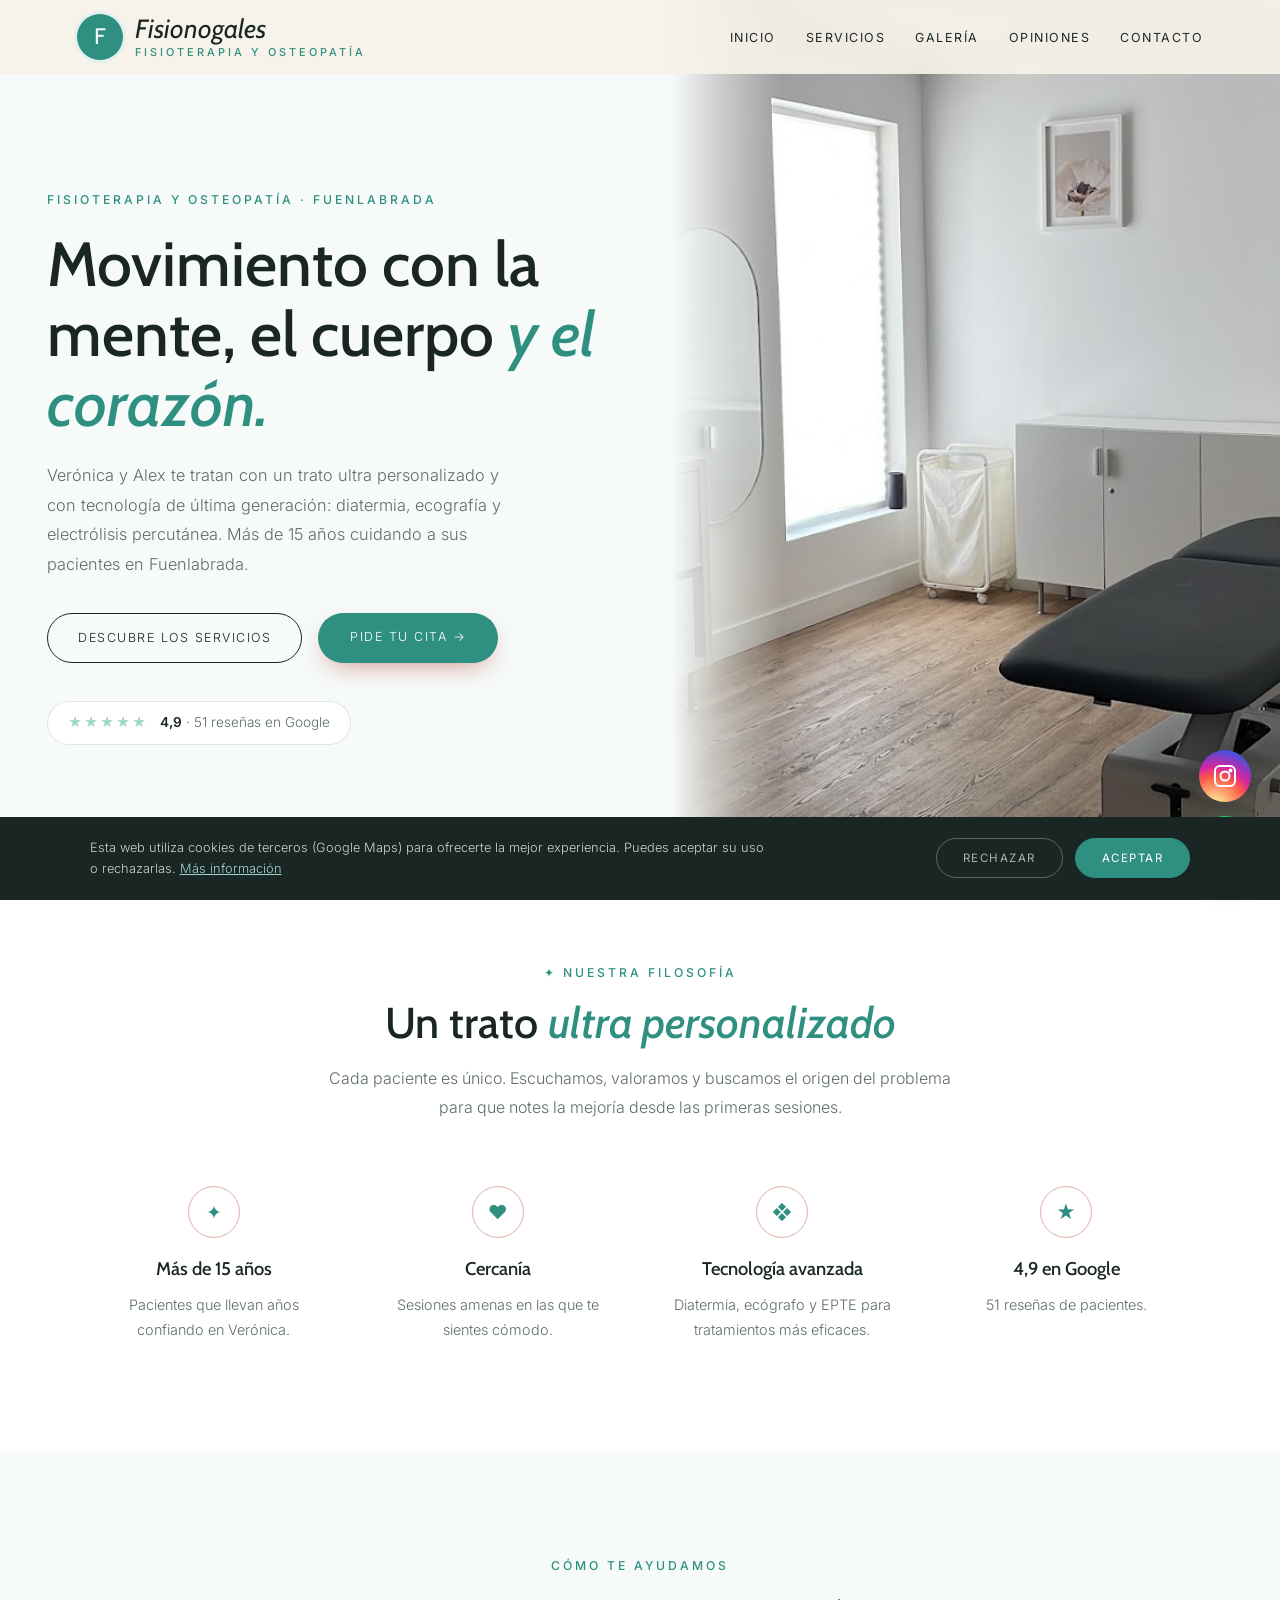
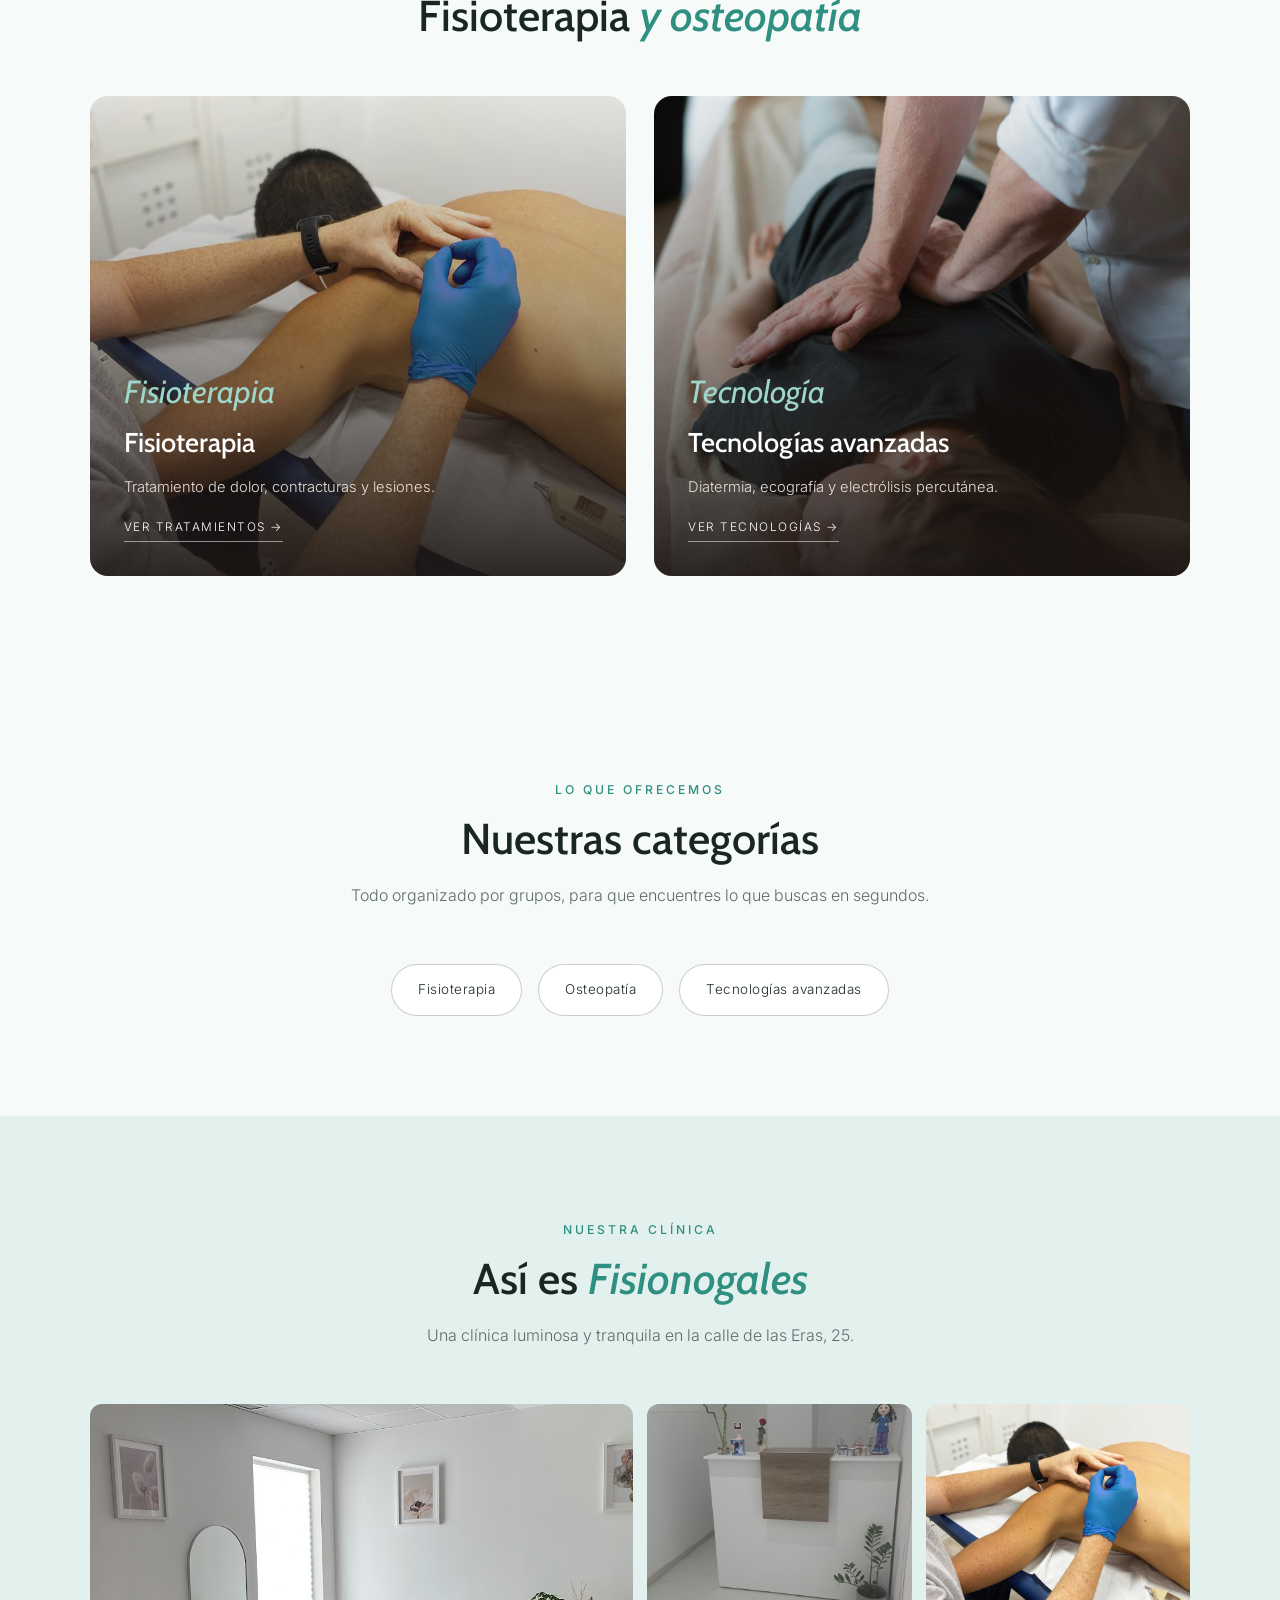
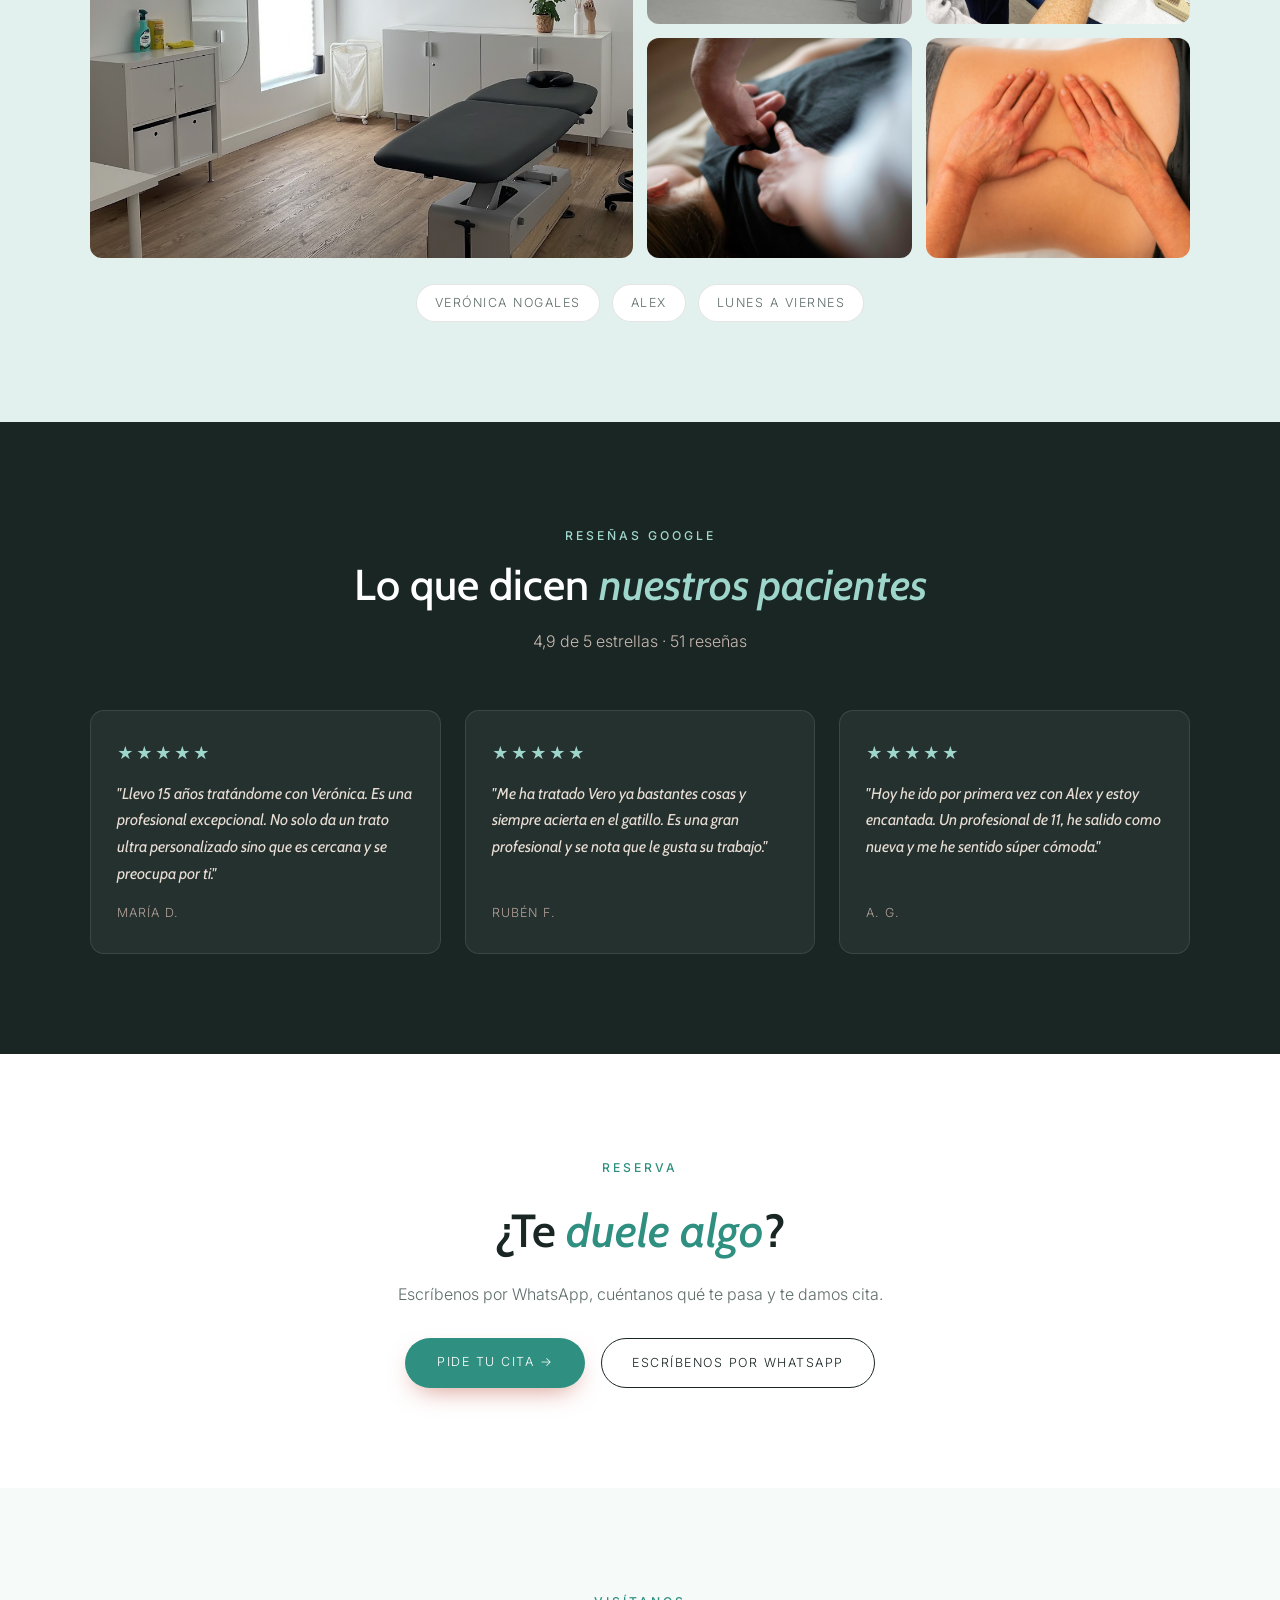
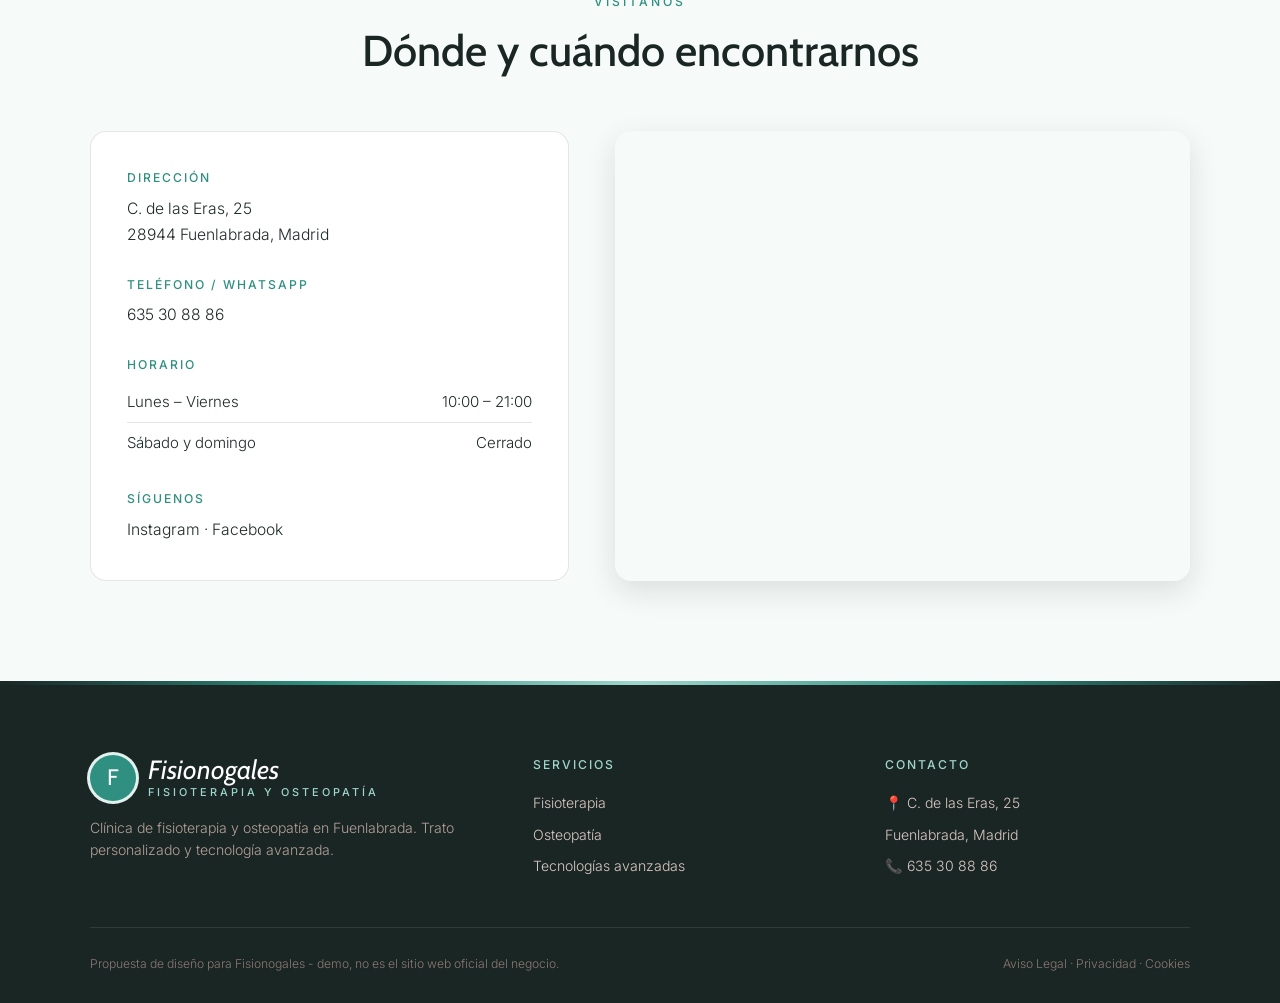
<file: index.html>
<!DOCTYPE html>
<html lang="es">
<head>
<meta charset="UTF-8">
<meta name="viewport" content="width=device-width, initial-scale=1.0">
<title>Fisionogales — Fisioterapia y osteopatía en Fuenlabrada</title>
<meta name="description" content="Fisionogales, clínica de fisioterapia y osteopatía de Verónica Nogales en C. de las Eras 25, Fuenlabrada. Fisioterapia, osteopatía, diatermia, ecografía, EPTE y punción seca. 4,9★ con 51 reseñas en Google.">
<meta name="theme-color" content="#1a2624">
<meta property="og:title" content="Fisionogales · Fuenlabrada">
<meta property="og:image" content="maps_04.jpg">

<link rel="preconnect" href="https://fonts.googleapis.com"><link rel="preconnect" href="https://fonts.gstatic.com" crossorigin><link href="https://fonts.googleapis.com/css2?family=Cabin:ital,wght@0,600;1,500&family=Inter:wght@300;400;500;600&display=swap" rel="stylesheet">
<link rel="stylesheet" href="styles.css">
</head>
<body>

<header id="header">
  <a href="index.html" class="logo" aria-label="Fisionogales, inicio"><span class="logo-mark">F</span><span class="logo-text"><span class="script">Fisionogales</span><small>fisioterapia y osteopatía</small></span></a>
  <nav id="nav" aria-label="Navegación principal"><ul><li><a href="index.html#inicio">Inicio</a></li><li><a href="servicios.html">Servicios</a></li><li><a href="index.html#galeria">Galería</a></li><li><a href="index.html#opiniones">Opiniones</a></li><li><a href="index.html#contacto">Contacto</a></li></ul></nav><button class="nav-toggle" id="navToggle" aria-label="Abrir menú">☰</button>
</header>

<section class="hero" id="inicio">
  <div class="hero-text">
    <span class="eyebrow">Fisioterapia y osteopatía · Fuenlabrada</span>
    <h1>Movimiento con la mente, el cuerpo <em>y el corazón.</em></h1>
    <p>Verónica y Alex te tratan con un trato ultra personalizado y con tecnología de última generación: diatermia, ecografía y electrólisis percutánea. Más de 15 años cuidando a sus pacientes en Fuenlabrada.</p>
    <div class="hero-ctas">
      <a href="servicios.html" class="btn-outline">Descubre los servicios</a>
      <a href="https://wa.me/34635308886?text=Hola%2C%20quiero%20pedir%20cita%20en%20Fisionogales" class="btn-solid" target="_blank" rel="noopener">Pide tu cita →</a>
    </div>
    <a class="hero-rating" href="https://www.google.com/maps/search/?api=1&query=Fisionogales,+C.+de+las+Eras+25,+Fuenlabrada" target="_blank" rel="noopener"><span class="stars">★★★★★</span><span><strong>4,9</strong> · 51 reseñas en Google</span></a>
  </div>
  <div class="hero-img"><img src="maps_04.jpg" alt="Sala de tratamiento de Fisionogales" style="object-position:center 50%;"></div>
</section>

<section class="trust">
  <div class="section-head">
    <span class="eyebrow">✦ Nuestra filosofía</span>
    <h2>Un trato <em>ultra personalizado</em></h2>
    <p>Cada paciente es único. Escuchamos, valoramos y buscamos el origen del problema para que notes la mejoría desde las primeras sesiones.</p>
  </div>
  <div class="trust-grid">
    <div class="trust-card"><span class="trust-ic">✦</span><h3>Más de 15 años</h3><p>Pacientes que llevan años confiando en Verónica.</p></div>
    <div class="trust-card"><span class="trust-ic">♥</span><h3>Cercanía</h3><p>Sesiones amenas en las que te sientes cómodo.</p></div>
    <div class="trust-card"><span class="trust-ic">❖</span><h3>Tecnología avanzada</h3><p>Diatermia, ecógrafo y EPTE para tratamientos más eficaces.</p></div>
    <div class="trust-card"><span class="trust-ic">★</span><h3>4,9 en Google</h3><p>51 reseñas de pacientes.</p></div>
  </div>
</section>

<section class="worlds">
  <div class="section-head">
    <span class="eyebrow">Cómo te ayudamos</span>
    <h2>Fisioterapia <em>y osteopatía</em></h2>
  </div>
  <div class="worlds-grid">
    <a href="servicios.html#fisioterapia" class="world-card"><img src="maps_03.jpg" alt="Fisioterapia"><div class="world-text"><span class="script">Fisioterapia</span><h3>Fisioterapia</h3><p>Tratamiento de dolor, contracturas y lesiones.</p><span class="world-link">Ver tratamientos →</span></div></a>
    <a href="servicios.html#tecnologia" class="world-card"><img src="u_fisio2.jpg" alt="Tecnologías avanzadas"><div class="world-text"><span class="script">Tecnología</span><h3>Tecnologías avanzadas</h3><p>Diatermia, ecografía y electrólisis percutánea.</p><span class="world-link">Ver tecnologías →</span></div></a>
  </div>
</section>

<section>
  <div class="section-head">
    <span class="eyebrow">Lo que ofrecemos</span>
    <h2>Nuestras categorías</h2>
    <p>Todo organizado por grupos, para que encuentres lo que buscas en segundos.</p>
  </div>
  <div class="cat-pills">
    <a href="servicios.html#fisioterapia" class="cat-pill">Fisioterapia</a>
    <a href="servicios.html#osteopatia" class="cat-pill">Osteopatía</a>
    <a href="servicios.html#tecnologia" class="cat-pill">Tecnologías avanzadas</a>
  </div>
</section>

<section class="gallery-wrap" id="galeria">
  <div class="section-head">
    <span class="eyebrow">Nuestra clínica</span>
    <h2>Así es <em>Fisionogales</em></h2>
    <p>Una clínica luminosa y tranquila en la calle de las Eras, 25.</p>
  </div>
  <div class="gallery">
    <figure class="big"><img src="maps_04.jpg" alt="Sala de tratamiento" loading="lazy"></figure>
    <figure><img src="maps_01.jpg" alt="Recepción de la clínica" loading="lazy"></figure>
    <figure><img src="maps_03.jpg" alt="Tratamiento de fisioterapia" loading="lazy"></figure>
    <figure><img src="u_fisio1.jpg" alt="Terapia manual" loading="lazy"></figure>
    <figure><img src="u_fisio3.jpg" alt="Masaje terapéutico" loading="lazy"></figure>
  </div>
  <div class="brands"><span>Verónica Nogales</span><span>Alex</span><span>Lunes a viernes</span></div>
</section>

<section class="reviews-wrap" id="opiniones">
  <div class="section-head">
    <span class="eyebrow">Reseñas Google</span>
    <h2>Lo que dicen <em>nuestros pacientes</em></h2>
    <p>4,9 de 5 estrellas · 51 reseñas</p>
  </div>
  <div class="review-grid">
    <div class="review-card"><div class="stars">★★★★★</div><p>"Llevo 15 años tratándome con Verónica. Es una profesional excepcional. No solo da un trato ultra personalizado sino que es cercana y se preocupa por ti."</p><cite>María D.</cite></div>
    <div class="review-card"><div class="stars">★★★★★</div><p>"Me ha tratado Vero ya bastantes cosas y siempre acierta en el gatillo. Es una gran profesional y se nota que le gusta su trabajo."</p><cite>Rubén F.</cite></div>
    <div class="review-card"><div class="stars">★★★★★</div><p>"Hoy he ido por primera vez con Alex y estoy encantada. Un profesional de 11, he salido como nueva y me he sentido súper cómoda."</p><cite>A. G.</cite></div>
  </div>
</section>

<section class="cta-section">
  <span class="eyebrow">Reserva</span>
  <h2>¿Te <em>duele algo</em>?</h2>
  <p>Escríbenos por WhatsApp, cuéntanos qué te pasa y te damos cita.</p>
  <div class="cta-row">
    <a href="https://wa.me/34635308886?text=Hola%2C%20quiero%20pedir%20cita%20en%20Fisionogales" class="btn-solid" target="_blank" rel="noopener">Pide tu cita →</a>
    <a href="https://wa.me/34635308886?text=Hola%2C%20quiero%20pedir%20cita%20en%20Fisionogales" class="btn-outline" target="_blank" rel="noopener">Escríbenos por WhatsApp</a>
  </div>
</section>

<section class="contact-section" id="contacto">
  <div class="section-head">
    <span class="eyebrow">Visítanos</span>
    <h2>Dónde y cuándo encontrarnos</h2>
  </div>
  <div class="contact-grid">
    <div class="contact-info">
      <div class="contact-block"><h3>Dirección</h3><p>C. de las Eras, 25<br>28944 Fuenlabrada, Madrid</p></div>
      <div class="contact-block"><h3>Teléfono / WhatsApp</h3><p><a href="tel:+34635308886">635 30 88 86</a></p></div>
      <div class="contact-block"><h3>Horario</h3><ul class="hours-list"><li><span>Lunes – Viernes</span><span>10:00 – 21:00</span></li><li><span>Sábado y domingo</span><span>Cerrado</span></li></ul></div>
      <div class="contact-block"><h3>Síguenos</h3><p><a href="https://www.instagram.com/fisioosteo_nogales/" target="_blank" rel="noopener">Instagram</a> · <a href="https://www.facebook.com/Fisionogales/" target="_blank" rel="noopener">Facebook</a></p></div>
    </div>
    <div class="contact-map">
      <iframe title="Mapa de Fisionogales" src="https://www.google.com/maps?q=Fisionogales,+C.+de+las+Eras+25,+Fuenlabrada&output=embed" width="100%" height="100%" style="border:0;" allowfullscreen="" loading="lazy" referrerpolicy="no-referrer-when-downgrade"></iframe>
    </div>
  </div>
</section>

<footer>
  <div class="footer-grid">
    <div class="footer-brand">
      <a href="index.html" class="logo light"><span class="logo-mark">F</span><span class="logo-text"><span class="script">Fisionogales</span><small>fisioterapia y osteopatía</small></span></a>
      <p>Clínica de fisioterapia y osteopatía en Fuenlabrada. Trato personalizado y tecnología avanzada.</p>
    </div>
    <div><h4>Servicios</h4><ul><li><a href="servicios.html#fisioterapia">Fisioterapia</a></li><li><a href="servicios.html#osteopatia">Osteopatía</a></li><li><a href="servicios.html#tecnologia">Tecnologías avanzadas</a></li></ul></div>
    <div><h4>Contacto</h4><ul><li>📍 C. de las Eras, 25</li><li>Fuenlabrada, Madrid</li><li>📞 <a href="tel:+34635308886">635 30 88 86</a></li></ul></div>
  </div>
  <div class="footer-bottom">
    <span>Propuesta de diseño para Fisionogales - demo, no es el sitio web oficial del negocio.</span>
    <span><a href="aviso-legal.html">Aviso Legal</a> &middot; <a href="politica-privacidad.html">Privacidad</a> &middot; <a href="politica-cookies.html">Cookies</a></span>
  </div>
</footer>

<div id="cookie-banner" class="cookie-banner"><p>Esta web utiliza cookies de terceros (Google Maps) para ofrecerte la mejor experiencia. Puedes aceptar su uso o rechazarlas. <a href="politica-cookies.html">Más información</a></p><div class="cookie-actions"><button onclick="setCookieChoice('rejected')" class="ck-reject">Rechazar</button><button onclick="setCookieChoice('accepted')" class="ck-accept">Aceptar</button></div></div>
<div class="social-fabs"><a class="ig-fab" href="https://www.instagram.com/fisioosteo_nogales/" target="_blank" rel="noopener" aria-label="Visitar Instagram"><svg width="24" height="24" viewBox="0 0 24 24" fill="none" stroke="white" stroke-width="2"><rect x="2" y="2" width="20" height="20" rx="5"/><circle cx="12" cy="12" r="4.5"/><circle cx="17.5" cy="6.5" r="1" fill="white"/></svg></a><a class="wa-fab" href="https://wa.me/34635308886?text=Hola%2C%20quiero%20pedir%20cita%20en%20Fisionogales" target="_blank" rel="noopener" aria-label="Escribir por WhatsApp"><svg width="28" height="28" viewBox="0 0 24 24" fill="white"><path d="M17.5 14.4c-.3-.1-1.8-.9-2-1s-.5-.1-.7.1-.8 1-.9 1.2-.3.2-.6.1a8.2 8.2 0 0 1-2.4-1.5 9 9 0 0 1-1.7-2.1c-.2-.3 0-.5.1-.6l.4-.5.3-.5v-.5l-.9-2.2c-.2-.6-.5-.5-.7-.5h-.6a1.1 1.1 0 0 0-.8.4 3.4 3.4 0 0 0-1 2.5 5.9 5.9 0 0 0 1.2 3.1 13.5 13.5 0 0 0 5.2 4.6c2.6 1 2.6.7 3.1.6a2.6 2.6 0 0 0 1.7-1.2 2.1 2.1 0 0 0 .2-1.2c-.1-.1-.3-.2-.6-.3ZM12 21.8a9.8 9.8 0 0 1-5-1.4l-.4-.2-3.7 1 1-3.6-.2-.4A9.8 9.8 0 1 1 12 21.8Zm8.4-18.3A11.8 11.8 0 0 0 1.8 17.7L.2 23.8l6.3-1.6a11.8 11.8 0 0 0 5.6 1.4A11.8 11.8 0 0 0 20.4 3.5Z"/></svg></a></div>
<script src="main.js"></script>
</body>
</html>
</file>
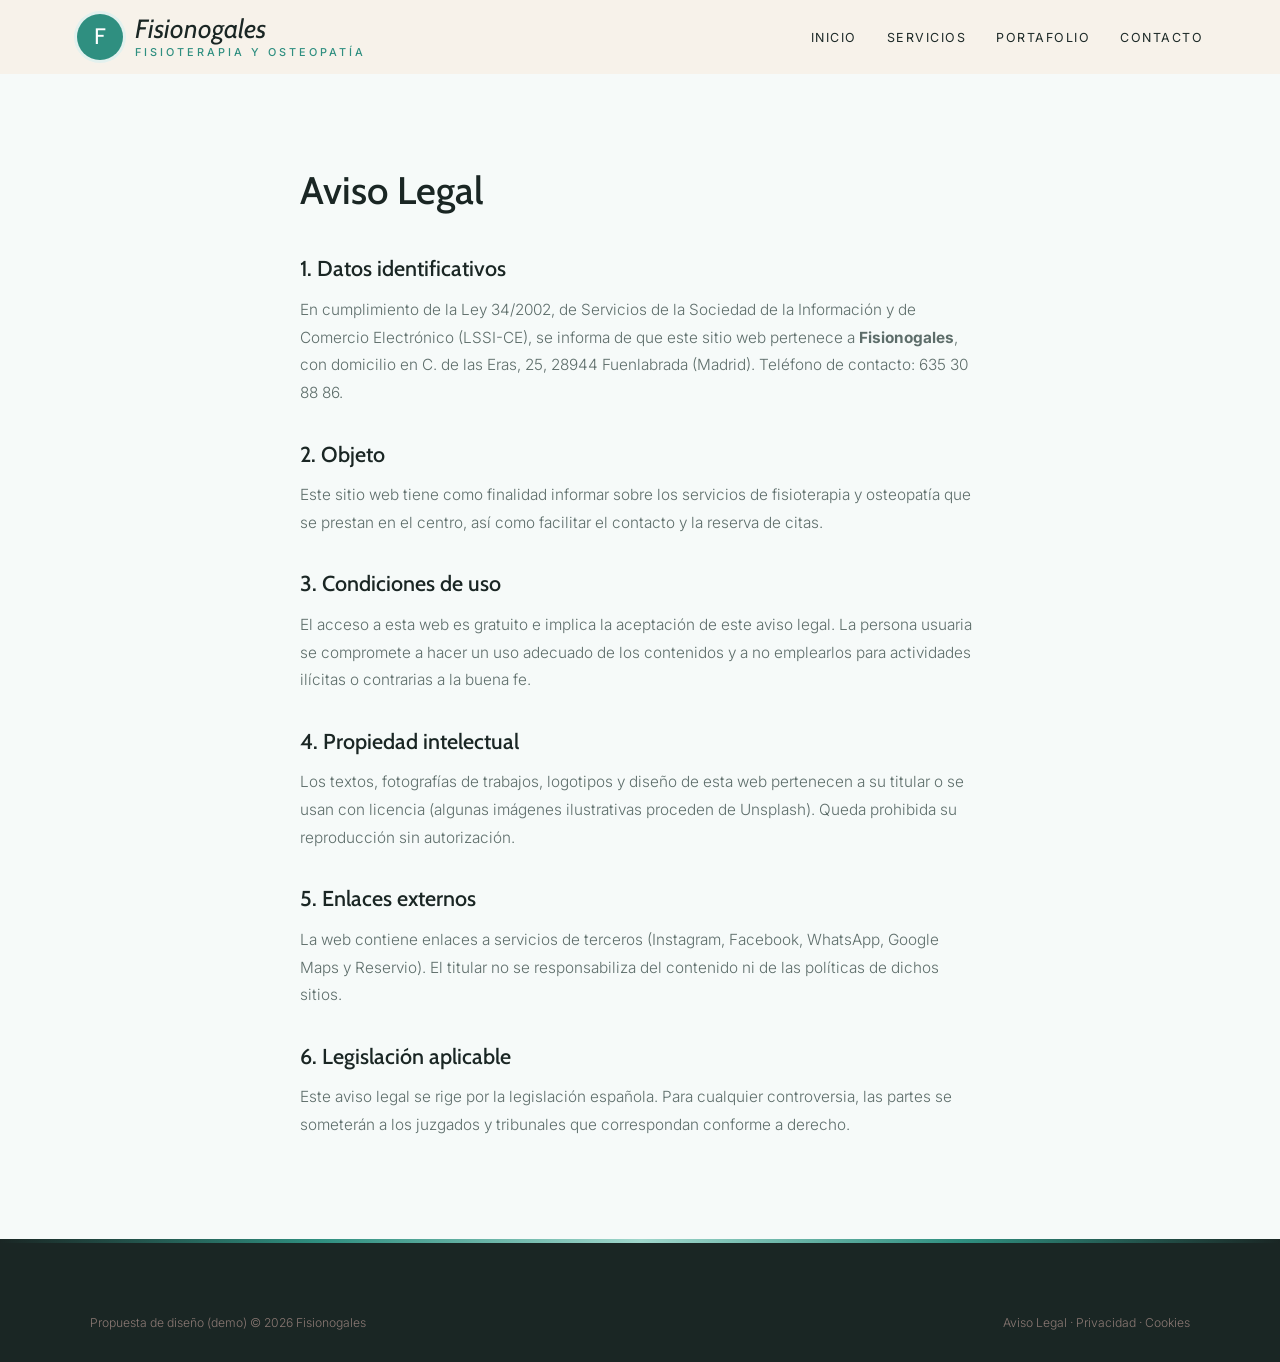
<file: aviso-legal.html>
<!DOCTYPE html>
<html lang="es">
<head>
<meta charset="UTF-8">
<meta name="viewport" content="width=device-width, initial-scale=1.0">
<title>Aviso Legal — Fisionogales</title>
<meta name="robots" content="noindex">

<link rel="preconnect" href="https://fonts.googleapis.com">
<link href="https://fonts.googleapis.com/css2?family=Cabin:ital,wght@0,600;1,500&family=Inter:wght@300;400;500;600&display=swap" rel="stylesheet">
<link rel="stylesheet" href="styles.css">
</head>
<body>
<header id="header" class="scrolled">
  <a href="index.html" class="logo" aria-label="Fisionogales, inicio">
    <span class="logo-mark">F</span>
    <span class="logo-text"><span class="script">Fisionogales</span><small>fisioterapia y osteopatía</small></span>
  </a>
  <nav id="nav" aria-label="Navegación principal">
    <ul>
      <li><a href="index.html#inicio">Inicio</a></li>
      <li><a href="servicios.html">Servicios</a></li>
      <li><a href="portafolio.html">Portafolio</a></li>
      <li><a href="index.html#contacto">Contacto</a></li>
    </ul>
  </nav>
  <button class="nav-toggle" id="navToggle" aria-label="Abrir menú">☰</button>
</header>
<main class="legal"><h1>Aviso Legal</h1>
<h2>1. Datos identificativos</h2>
<p>En cumplimiento de la Ley 34/2002, de Servicios de la Sociedad de la Información y de Comercio Electrónico (LSSI-CE), se informa de que este sitio web pertenece a <strong>Fisionogales</strong>, con domicilio en C. de las Eras, 25, 28944 Fuenlabrada (Madrid). Teléfono de contacto: 635 30 88 86.</p>
<h2>2. Objeto</h2>
<p>Este sitio web tiene como finalidad informar sobre los servicios de fisioterapia y osteopatía que se prestan en el centro, así como facilitar el contacto y la reserva de citas.</p>
<h2>3. Condiciones de uso</h2>
<p>El acceso a esta web es gratuito e implica la aceptación de este aviso legal. La persona usuaria se compromete a hacer un uso adecuado de los contenidos y a no emplearlos para actividades ilícitas o contrarias a la buena fe.</p>
<h2>4. Propiedad intelectual</h2>
<p>Los textos, fotografías de trabajos, logotipos y diseño de esta web pertenecen a su titular o se usan con licencia (algunas imágenes ilustrativas proceden de Unsplash). Queda prohibida su reproducción sin autorización.</p>
<h2>5. Enlaces externos</h2>
<p>La web contiene enlaces a servicios de terceros (Instagram, Facebook, WhatsApp, Google Maps y Reservio). El titular no se responsabiliza del contenido ni de las políticas de dichos sitios.</p>
<h2>6. Legislación aplicable</h2>
<p>Este aviso legal se rige por la legislación española. Para cualquier controversia, las partes se someterán a los juzgados y tribunales que correspondan conforme a derecho.</p></main>
<footer>
  <div class="footer-bottom" style="margin-top:0">
    <span>Propuesta de diseño (demo) © 2026 Fisionogales</span>
    <span><a href="aviso-legal.html">Aviso Legal</a> &middot; <a href="politica-privacidad.html">Privacidad</a> &middot; <a href="politica-cookies.html">Cookies</a></span>
  </div>
</footer>
<script src="main.js"></script>
</body>
</html>
</file>
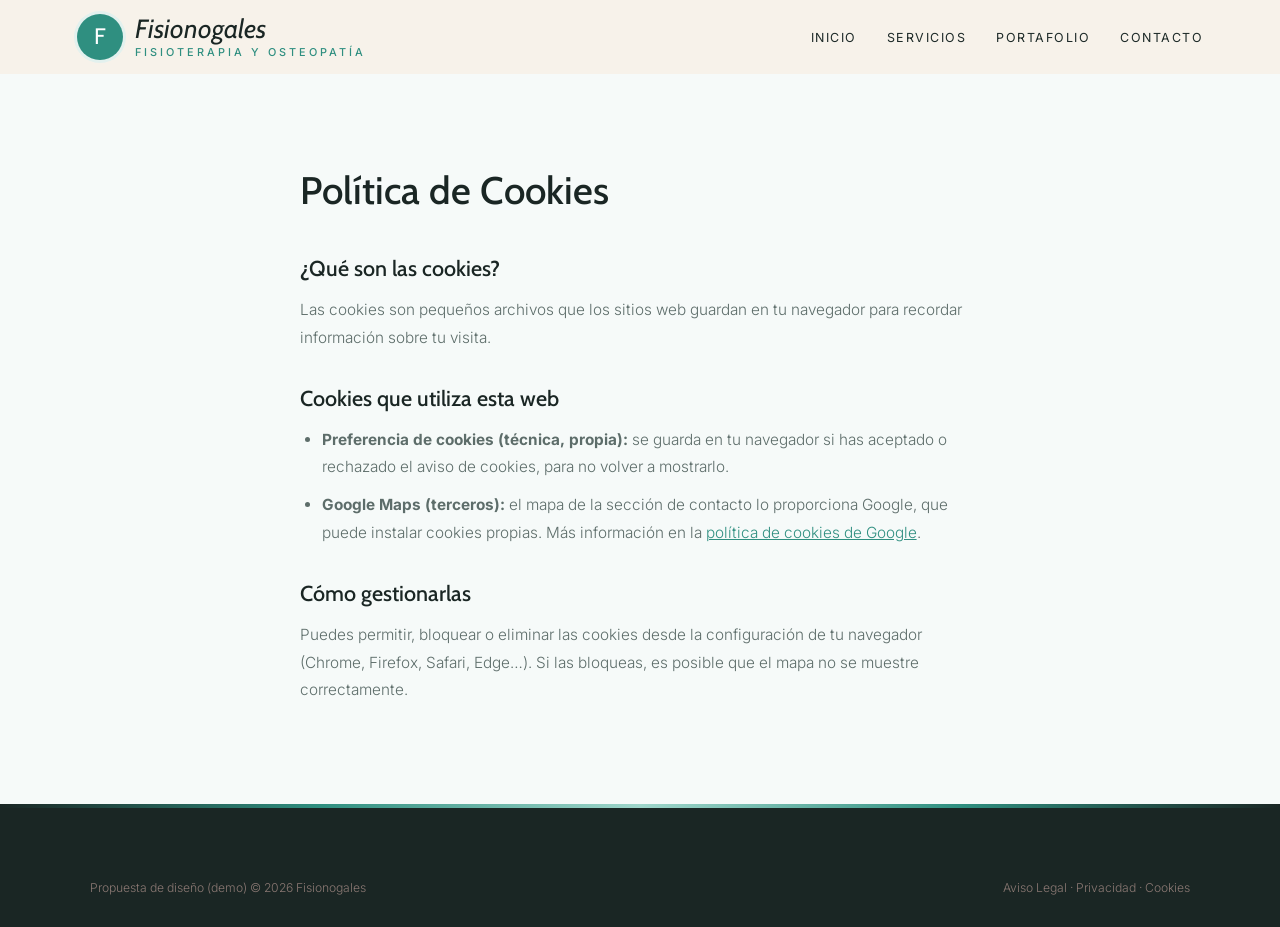
<file: politica-cookies.html>
<!DOCTYPE html>
<html lang="es">
<head>
<meta charset="UTF-8">
<meta name="viewport" content="width=device-width, initial-scale=1.0">
<title>Política de Cookies — Fisionogales</title>
<meta name="robots" content="noindex">

<link rel="preconnect" href="https://fonts.googleapis.com">
<link href="https://fonts.googleapis.com/css2?family=Cabin:ital,wght@0,600;1,500&family=Inter:wght@300;400;500;600&display=swap" rel="stylesheet">
<link rel="stylesheet" href="styles.css">
</head>
<body>
<header id="header" class="scrolled">
  <a href="index.html" class="logo" aria-label="Fisionogales, inicio">
    <span class="logo-mark">F</span>
    <span class="logo-text"><span class="script">Fisionogales</span><small>fisioterapia y osteopatía</small></span>
  </a>
  <nav id="nav" aria-label="Navegación principal">
    <ul>
      <li><a href="index.html#inicio">Inicio</a></li>
      <li><a href="servicios.html">Servicios</a></li>
      <li><a href="portafolio.html">Portafolio</a></li>
      <li><a href="index.html#contacto">Contacto</a></li>
    </ul>
  </nav>
  <button class="nav-toggle" id="navToggle" aria-label="Abrir menú">☰</button>
</header>
<main class="legal"><h1>Política de Cookies</h1>
<h2>¿Qué son las cookies?</h2>
<p>Las cookies son pequeños archivos que los sitios web guardan en tu navegador para recordar información sobre tu visita.</p>
<h2>Cookies que utiliza esta web</h2>
<ul>
<li><strong>Preferencia de cookies (técnica, propia):</strong> se guarda en tu navegador si has aceptado o rechazado el aviso de cookies, para no volver a mostrarlo.</li>
<li><strong>Google Maps (terceros):</strong> el mapa de la sección de contacto lo proporciona Google, que puede instalar cookies propias. Más información en la <a href="https://policies.google.com/technologies/cookies" target="_blank" rel="noopener">política de cookies de Google</a>.</li>
</ul>
<h2>Cómo gestionarlas</h2>
<p>Puedes permitir, bloquear o eliminar las cookies desde la configuración de tu navegador (Chrome, Firefox, Safari, Edge…). Si las bloqueas, es posible que el mapa no se muestre correctamente.</p></main>
<footer>
  <div class="footer-bottom" style="margin-top:0">
    <span>Propuesta de diseño (demo) © 2026 Fisionogales</span>
    <span><a href="aviso-legal.html">Aviso Legal</a> &middot; <a href="politica-privacidad.html">Privacidad</a> &middot; <a href="politica-cookies.html">Cookies</a></span>
  </div>
</footer>
<script src="main.js"></script>
</body>
</html>
</file>
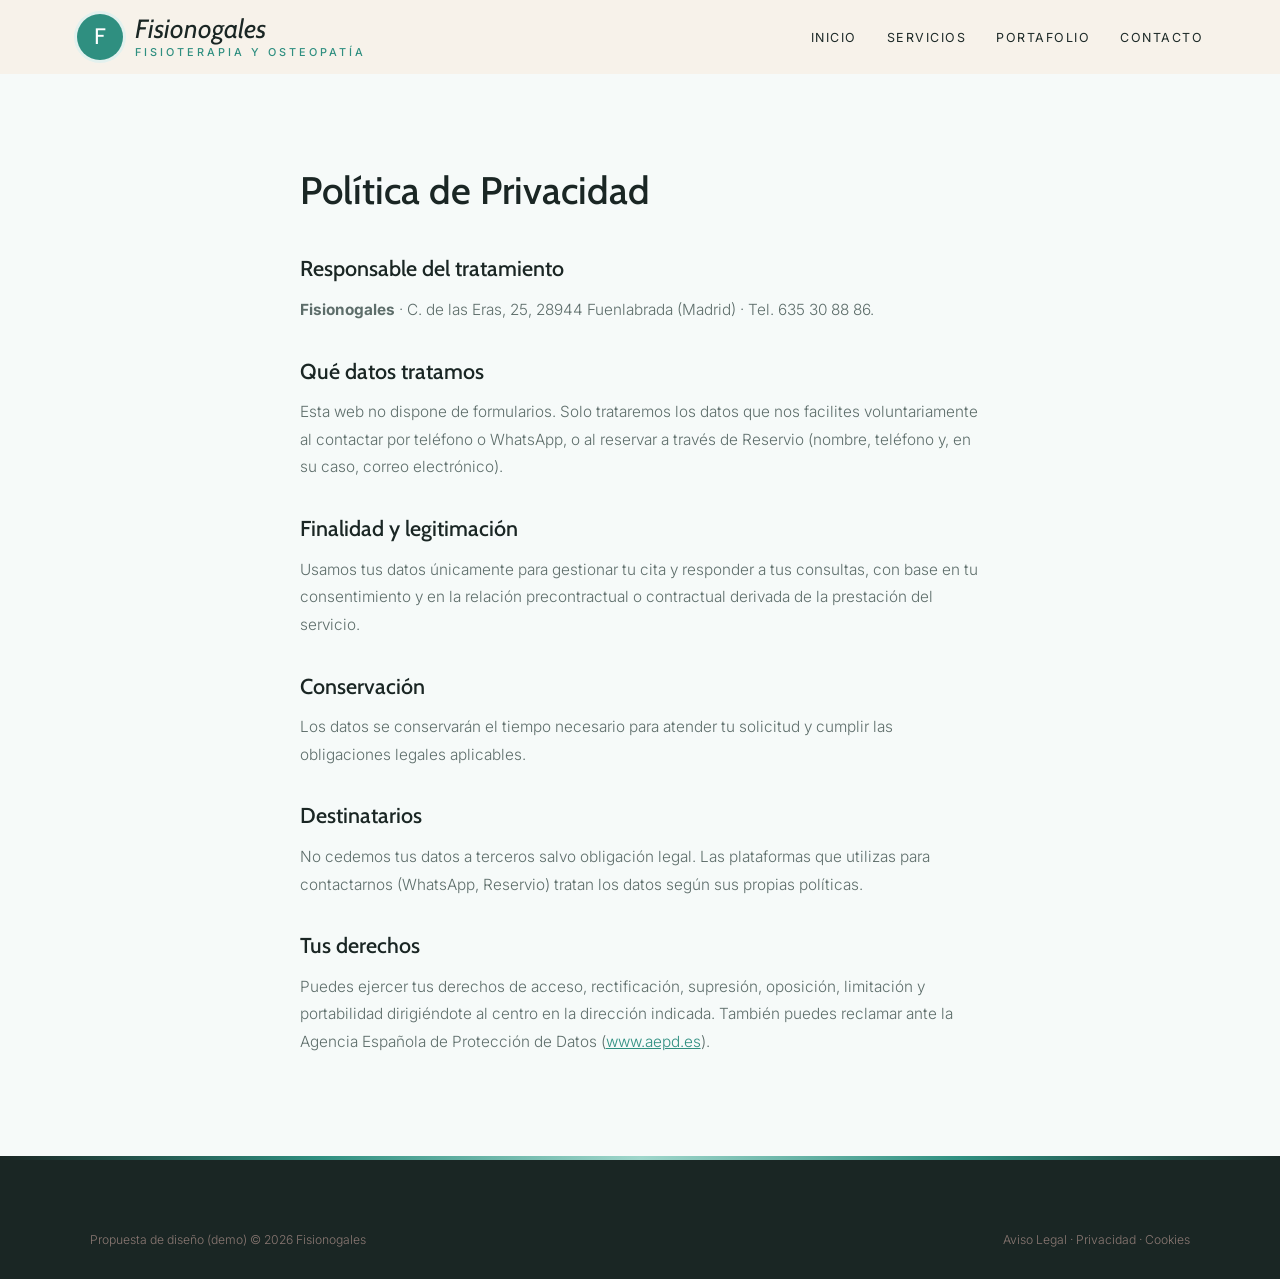
<file: politica-privacidad.html>
<!DOCTYPE html>
<html lang="es">
<head>
<meta charset="UTF-8">
<meta name="viewport" content="width=device-width, initial-scale=1.0">
<title>Política de Privacidad — Fisionogales</title>
<meta name="robots" content="noindex">

<link rel="preconnect" href="https://fonts.googleapis.com">
<link href="https://fonts.googleapis.com/css2?family=Cabin:ital,wght@0,600;1,500&family=Inter:wght@300;400;500;600&display=swap" rel="stylesheet">
<link rel="stylesheet" href="styles.css">
</head>
<body>
<header id="header" class="scrolled">
  <a href="index.html" class="logo" aria-label="Fisionogales, inicio">
    <span class="logo-mark">F</span>
    <span class="logo-text"><span class="script">Fisionogales</span><small>fisioterapia y osteopatía</small></span>
  </a>
  <nav id="nav" aria-label="Navegación principal">
    <ul>
      <li><a href="index.html#inicio">Inicio</a></li>
      <li><a href="servicios.html">Servicios</a></li>
      <li><a href="portafolio.html">Portafolio</a></li>
      <li><a href="index.html#contacto">Contacto</a></li>
    </ul>
  </nav>
  <button class="nav-toggle" id="navToggle" aria-label="Abrir menú">☰</button>
</header>
<main class="legal"><h1>Política de Privacidad</h1>
<h2>Responsable del tratamiento</h2>
<p><strong>Fisionogales</strong> · C. de las Eras, 25, 28944 Fuenlabrada (Madrid) · Tel. 635 30 88 86.</p>
<h2>Qué datos tratamos</h2>
<p>Esta web no dispone de formularios. Solo trataremos los datos que nos facilites voluntariamente al contactar por teléfono o WhatsApp, o al reservar a través de Reservio (nombre, teléfono y, en su caso, correo electrónico).</p>
<h2>Finalidad y legitimación</h2>
<p>Usamos tus datos únicamente para gestionar tu cita y responder a tus consultas, con base en tu consentimiento y en la relación precontractual o contractual derivada de la prestación del servicio.</p>
<h2>Conservación</h2>
<p>Los datos se conservarán el tiempo necesario para atender tu solicitud y cumplir las obligaciones legales aplicables.</p>
<h2>Destinatarios</h2>
<p>No cedemos tus datos a terceros salvo obligación legal. Las plataformas que utilizas para contactarnos (WhatsApp, Reservio) tratan los datos según sus propias políticas.</p>
<h2>Tus derechos</h2>
<p>Puedes ejercer tus derechos de acceso, rectificación, supresión, oposición, limitación y portabilidad dirigiéndote al centro en la dirección indicada. También puedes reclamar ante la Agencia Española de Protección de Datos (<a href="https://www.aepd.es" target="_blank" rel="noopener">www.aepd.es</a>).</p></main>
<footer>
  <div class="footer-bottom" style="margin-top:0">
    <span>Propuesta de diseño (demo) © 2026 Fisionogales</span>
    <span><a href="aviso-legal.html">Aviso Legal</a> &middot; <a href="politica-privacidad.html">Privacidad</a> &middot; <a href="politica-cookies.html">Cookies</a></span>
  </div>
</footer>
<script src="main.js"></script>
</body>
</html>
</file>
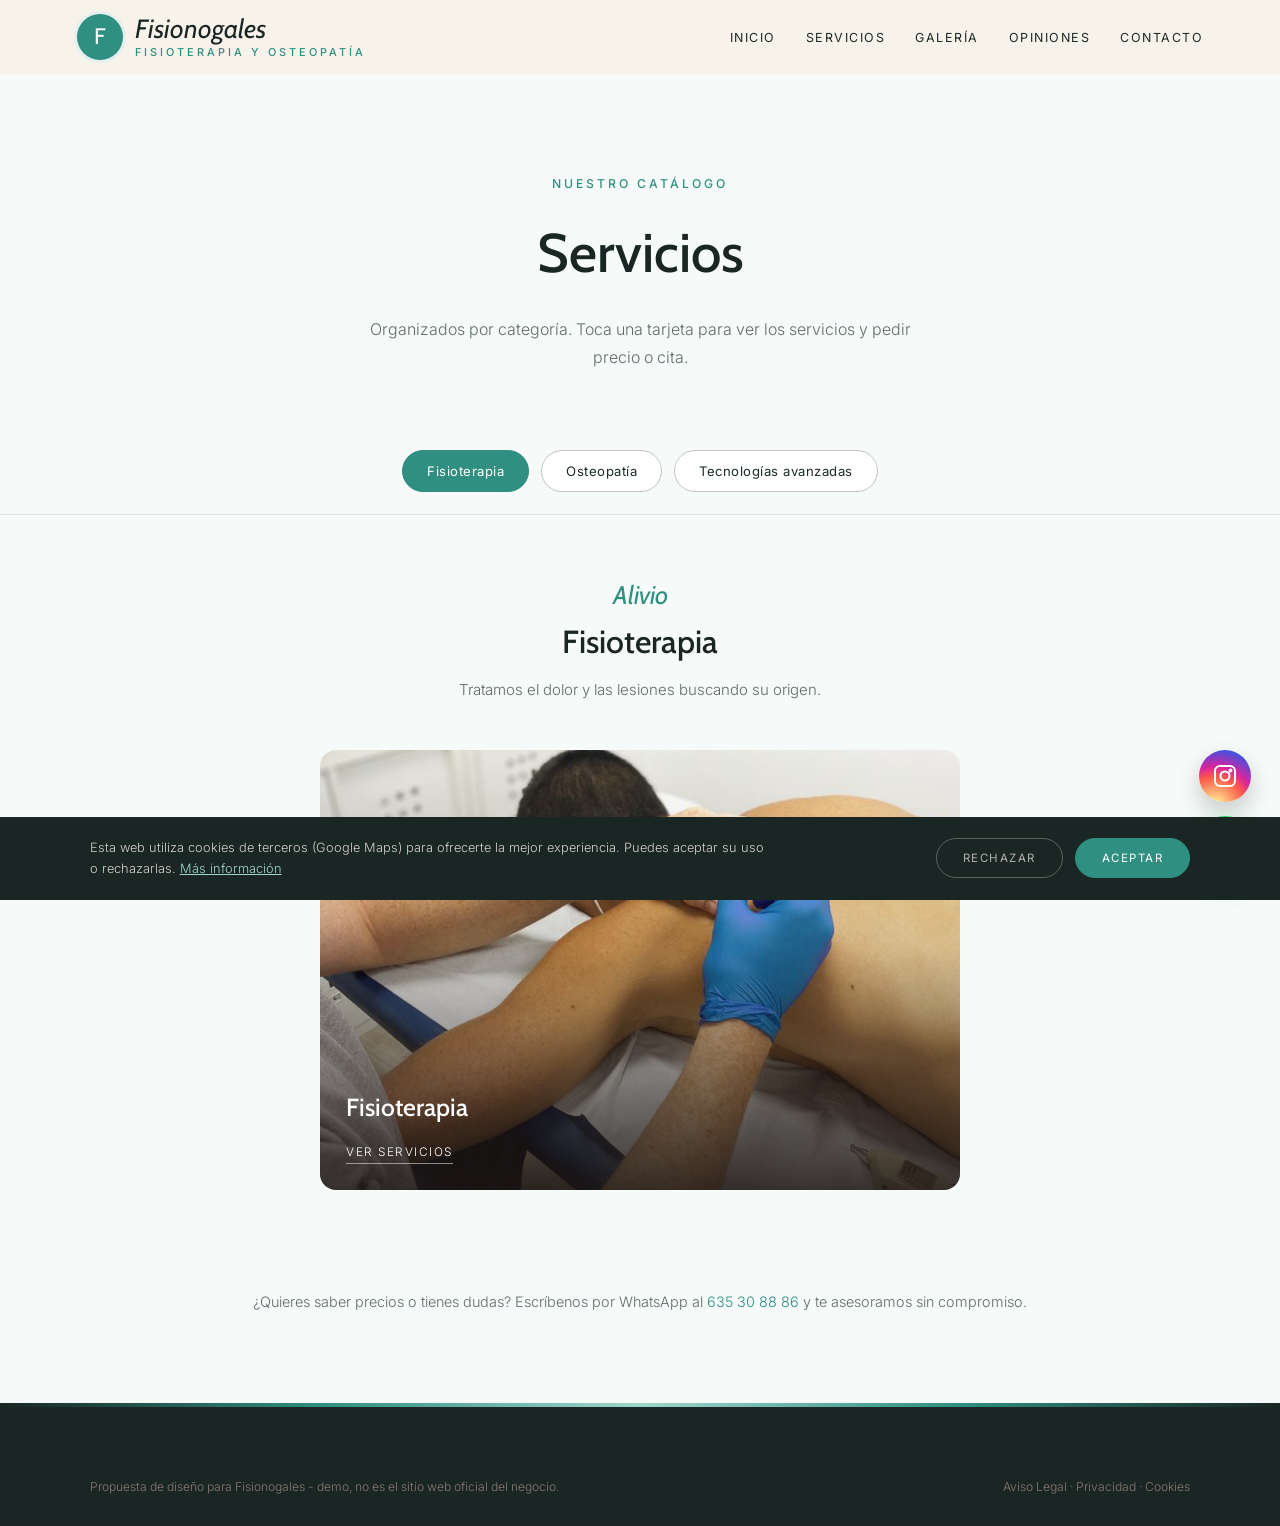
<file: servicios.html>
<!DOCTYPE html>
<html lang="es">
<head>
<meta charset="UTF-8">
<meta name="viewport" content="width=device-width, initial-scale=1.0">
<title>Servicios — Fisionogales · Fuenlabrada</title>
<meta name="description" content="Servicios de Fisionogales en Fuenlabrada.">

<link rel="preconnect" href="https://fonts.googleapis.com"><link rel="preconnect" href="https://fonts.gstatic.com" crossorigin><link href="https://fonts.googleapis.com/css2?family=Cabin:ital,wght@0,600;1,500&family=Inter:wght@300;400;500;600&display=swap" rel="stylesheet">
<link rel="stylesheet" href="styles.css">
</head>
<body>

<header id="header" class="scrolled">
  <a href="index.html" class="logo" aria-label="Fisionogales, inicio"><span class="logo-mark">F</span><span class="logo-text"><span class="script">Fisionogales</span><small>fisioterapia y osteopatía</small></span></a>
  <nav id="nav" aria-label="Navegación principal"><ul><li><a href="index.html#inicio">Inicio</a></li><li><a href="servicios.html">Servicios</a></li><li><a href="index.html#galeria">Galería</a></li><li><a href="index.html#opiniones">Opiniones</a></li><li><a href="index.html#contacto">Contacto</a></li></ul></nav><button class="nav-toggle" id="navToggle" aria-label="Abrir menú">☰</button>
</header>

<div class="page-hero">
  <span class="eyebrow">Nuestro catálogo</span>
  <h1>Servicios</h1>
  <p>Organizados por categoría. Toca una tarjeta para ver los servicios y pedir precio o cita.</p>
</div>

<div class="tabs">
  <button class="tab-btn active" data-tab="fisioterapia">Fisioterapia</button>
  <button class="tab-btn" data-tab="osteopatia">Osteopatía</button>
  <button class="tab-btn" data-tab="tecnologia">Tecnologías avanzadas</button>
  
</div>

<div class="tab-panel active" id="fisioterapia">
  <div class="tab-intro"><span class="script">Alivio</span><h2>Fisioterapia</h2><p>Tratamos el dolor y las lesiones buscando su origen.</p></div>
  <div class="cat-grid single">
    <div class="cat-card" onclick="openModal('fisioterapia')"><img src="maps_03.jpg" alt="Fisioterapia" loading="lazy"><div class="cat-card-text"><h3>Fisioterapia</h3><span>Ver servicios</span></div></div>
  </div>
</div>

<div class="tab-panel" id="osteopatia">
  <div class="tab-intro"><span class="script">Equilibrio</span><h2>Osteopatía</h2><p>Una visión global del cuerpo para tratar la causa del problema.</p></div>
  <div class="cat-grid single">
    <div class="cat-card" onclick="openModal('osteopatia')"><img src="u_fisio1.jpg" alt="Osteopatía" loading="lazy"><div class="cat-card-text"><h3>Osteopatía</h3><span>Ver servicios</span></div></div>
  </div>
</div>

<div class="tab-panel" id="tecnologia">
  <div class="tab-intro"><span class="script">Tecnología</span><h2>Tecnologías avanzadas</h2><p>Dispositivos de última generación para tratamientos más eficaces.</p></div>
  <div class="cat-grid single">
    <div class="cat-card" onclick="openModal('tecnologia')"><img src="u_fisio2.jpg" alt="Tecnología" loading="lazy"><div class="cat-card-text"><h3>Tecnología</h3><span>Ver servicios</span></div></div>
  </div>
</div>


<p class="services-note">¿Quieres saber precios o tienes dudas? Escríbenos por WhatsApp al <a href="https://wa.me/34635308886" target="_blank" rel="noopener" style="color:var(--red)">635 30 88 86</a> y te asesoramos sin compromiso.</p>

<div class="modal-overlay" id="modal-fisioterapia"><div class="modal">
  <button class="modal-close" onclick="closeModal('fisioterapia')" aria-label="Cerrar">×</button>
  <h3>Fisioterapia</h3><p class="modal-sub">Dolor, contracturas y lesiones</p>
  <div class="svc-row"><div><div class="svc-name">Fisioterapia</div><span class="svc-desc">Valoración y tratamiento personalizado de tu dolencia.</span></div><div class="svc-price">Consultar</div></div>
  <div class="svc-row"><div><div class="svc-name">Puntos gatillo y punción seca</div><span class="svc-desc">Para liberar contracturas y puntos de dolor.</span></div><div class="svc-price">Consultar</div></div>
  <div class="svc-row"><div><div class="svc-name">Terapia manual</div><span class="svc-desc">Técnicas manuales para recuperar movilidad y aliviar tensión.</span></div><div class="svc-price">Consultar</div></div>
  <a class="modal-cta alt" href="https://wa.me/34635308886?text=Hola%2C%20quiero%20informaci%C3%B3n%20sobre%20fisioterapia" target="_blank" rel="noopener">Pedir cita por WhatsApp</a>
</div></div>

<div class="modal-overlay" id="modal-osteopatia"><div class="modal">
  <button class="modal-close" onclick="closeModal('osteopatia')" aria-label="Cerrar">×</button>
  <h3>Osteopatía</h3><p class="modal-sub">El cuerpo como un todo</p>
  <div class="svc-row"><div><div class="svc-name">Osteopatía</div><span class="svc-desc">Tratamiento manual de problemas musculares, articulares y posturales.</span></div><div class="svc-price">Consultar</div></div>
  <a class="modal-cta alt" href="https://wa.me/34635308886?text=Hola%2C%20quiero%20informaci%C3%B3n%20sobre%20osteopat%C3%ADa" target="_blank" rel="noopener">Pedir cita por WhatsApp</a>
</div></div>

<div class="modal-overlay" id="modal-tecnologia"><div class="modal">
  <button class="modal-close" onclick="closeModal('tecnologia')" aria-label="Cerrar">×</button>
  <h3>Tecnología</h3><p class="modal-sub">Para recuperarte antes</p>
  <div class="svc-row"><div><div class="svc-name">Diatermia (Tecar)</div><span class="svc-desc">Calor profundo para acelerar la recuperación de los tejidos.</span></div><div class="svc-price">Consultar</div></div>
  <div class="svc-row"><div><div class="svc-name">Ecografía</div><span class="svc-desc">Para valorar la lesión y guiar el tratamiento.</span></div><div class="svc-price">Consultar</div></div>
  <div class="svc-row"><div><div class="svc-name">EPTE</div><span class="svc-desc">Electrólisis percutánea terapéutica para lesiones de tendón.</span></div><div class="svc-price">Consultar</div></div>
  <a class="modal-cta alt" href="https://wa.me/34635308886?text=Hola%2C%20quiero%20informaci%C3%B3n%20sobre%20tecnolog%C3%ADa" target="_blank" rel="noopener">Pedir cita por WhatsApp</a>
</div></div>


<footer>
  <div class="footer-bottom" style="margin-top:0">
    <span>Propuesta de diseño para Fisionogales - demo, no es el sitio web oficial del negocio.</span>
    <span><a href="aviso-legal.html">Aviso Legal</a> &middot; <a href="politica-privacidad.html">Privacidad</a> &middot; <a href="politica-cookies.html">Cookies</a></span>
  </div>
</footer>

<div id="cookie-banner" class="cookie-banner"><p>Esta web utiliza cookies de terceros (Google Maps) para ofrecerte la mejor experiencia. Puedes aceptar su uso o rechazarlas. <a href="politica-cookies.html">Más información</a></p><div class="cookie-actions"><button onclick="setCookieChoice('rejected')" class="ck-reject">Rechazar</button><button onclick="setCookieChoice('accepted')" class="ck-accept">Aceptar</button></div></div>
<div class="social-fabs"><a class="ig-fab" href="https://www.instagram.com/fisioosteo_nogales/" target="_blank" rel="noopener" aria-label="Visitar Instagram"><svg width="24" height="24" viewBox="0 0 24 24" fill="none" stroke="white" stroke-width="2"><rect x="2" y="2" width="20" height="20" rx="5"/><circle cx="12" cy="12" r="4.5"/><circle cx="17.5" cy="6.5" r="1" fill="white"/></svg></a><a class="wa-fab" href="https://wa.me/34635308886?text=Hola%2C%20quiero%20pedir%20cita%20en%20Fisionogales" target="_blank" rel="noopener" aria-label="Escribir por WhatsApp"><svg width="28" height="28" viewBox="0 0 24 24" fill="white"><path d="M17.5 14.4c-.3-.1-1.8-.9-2-1s-.5-.1-.7.1-.8 1-.9 1.2-.3.2-.6.1a8.2 8.2 0 0 1-2.4-1.5 9 9 0 0 1-1.7-2.1c-.2-.3 0-.5.1-.6l.4-.5.3-.5v-.5l-.9-2.2c-.2-.6-.5-.5-.7-.5h-.6a1.1 1.1 0 0 0-.8.4 3.4 3.4 0 0 0-1 2.5 5.9 5.9 0 0 0 1.2 3.1 13.5 13.5 0 0 0 5.2 4.6c2.6 1 2.6.7 3.1.6a2.6 2.6 0 0 0 1.7-1.2 2.1 2.1 0 0 0 .2-1.2c-.1-.1-.3-.2-.6-.3ZM12 21.8a9.8 9.8 0 0 1-5-1.4l-.4-.2-3.7 1 1-3.6-.2-.4A9.8 9.8 0 1 1 12 21.8Zm8.4-18.3A11.8 11.8 0 0 0 1.8 17.7L.2 23.8l6.3-1.6a11.8 11.8 0 0 0 5.6 1.4A11.8 11.8 0 0 0 20.4 3.5Z"/></svg></a></div>
<script src="main.js"></script>
</body>
</html>
</file>
<file: styles.css>
:root{
  --cream:#f6faf9; --paper:#ffffff; --tint:#e3f1ee; --ink:#1d2a28; --dark:#1a2624; --muted:#5d6d6a;
  --red:#2f8f80; --red-dark:#226d61; --teal:#2f8f80; --gold:#9fd6cb; --line:rgba(0,0,0,.1);
  --brand-gradient:linear-gradient(90deg,#1a2624,#2f8f80,#9fd6cb,#2f8f80,#1a2624);
}
*{margin:0;padding:0;box-sizing:border-box;}
html{scroll-behavior:smooth;}
body{font-family:'Inter',sans-serif;background:var(--cream);color:var(--ink);overflow-x:hidden;font-weight:300;line-height:1.6;}
a{text-decoration:none;color:inherit;}
h1,h2,h3{font-family:'Cabin',serif;font-weight:500;}
h1 em,h2 em{font-style:italic;color:var(--red);}
img{max-width:100%;display:block;}
.script{font-family:'Cabin',serif;font-style:italic;}

/* HEADER */
header{position:fixed;top:0;left:0;right:0;z-index:100;display:flex;justify-content:space-between;align-items:center;padding:14px 6%;background:rgba(247,241,233,.92);backdrop-filter:blur(10px);-webkit-backdrop-filter:blur(10px);transition:box-shadow .3s,padding .3s;}
header.scrolled{box-shadow:0 2px 24px rgba(28,22,20,.1);padding:8px 6%;}
.logo{display:flex;align-items:center;gap:12px;color:var(--dark);}
.logo-badge{width:58px;height:58px;border-radius:50%;object-fit:cover;box-shadow:0 0 0 2px var(--gold),0 6px 16px rgba(28,22,20,.15);transition:width .3s,height .3s;}
header.scrolled .logo-badge{width:46px;height:46px;}
.logo-text{display:flex;flex-direction:column;line-height:1;}
.logo-text .script{font-size:1.65rem;color:var(--dark);}
.logo-text small{font-size:.68rem;letter-spacing:3px;text-transform:uppercase;color:var(--red);margin-top:4px;font-weight:500;}
.logo.light .logo-text .script{color:#fff;}
.logo.light .logo-text small{color:var(--gold);}
nav ul{list-style:none;display:flex;gap:30px;}
nav a{font-size:.78rem;letter-spacing:1.5px;text-transform:uppercase;font-weight:400;position:relative;padding:4px 0;}
nav a::after{content:"";position:absolute;left:0;bottom:-2px;height:1px;width:100%;background:var(--red);transform:scaleX(0);transform-origin:right;transition:transform .3s;}
nav a:hover::after{transform:scaleX(1);transform-origin:left;}
.nav-toggle{display:none;font-size:1.6rem;background:none;border:none;color:var(--dark);cursor:pointer;}

/* BOTONES */
.btn-outline{display:inline-block;border:1px solid var(--dark);color:var(--dark);padding:14px 30px;font-size:.78rem;letter-spacing:1.5px;text-transform:uppercase;border-radius:40px;transition:all .25s;}
.btn-outline:hover{background:var(--dark);color:var(--cream);}
.btn-outline.light{border-color:rgba(255,255,255,.5);color:#fff;}
.btn-outline.light:hover{background:#fff;color:var(--dark);}
.btn-solid{display:inline-block;background:var(--red);color:#fff;padding:14px 32px;font-size:.78rem;letter-spacing:1.5px;text-transform:uppercase;border-radius:40px;transition:transform .25s,box-shadow .25s,background .25s;box-shadow:0 10px 26px -10px rgba(181,64,44,.6);}
.btn-solid:hover{transform:translateY(-2px);background:var(--red-dark);}

/* HERO */
.hero{min-height:95vh;display:grid;grid-template-columns:1.05fr .95fr;align-items:stretch;padding:0;}
.hero-text{display:flex;flex-direction:column;justify-content:center;padding:150px 7% 70px;}
.eyebrow{display:inline-block;color:var(--teal);text-transform:uppercase;letter-spacing:3px;font-size:.76rem;font-weight:500;}
.hero-text .eyebrow{margin-bottom:20px;}
.hero-text h1{font-size:clamp(2.4rem,5vw,3.9rem);line-height:1.12;margin-bottom:22px;color:var(--dark);}
.hero-text p{font-size:1.02rem;color:var(--muted);max-width:470px;line-height:1.8;margin-bottom:34px;}
.hero-ctas{display:flex;gap:16px;flex-wrap:wrap;}
.hero-rating{display:inline-flex;align-items:center;gap:12px;margin-top:38px;padding:10px 20px;border:1px solid var(--line);border-radius:40px;background:var(--paper);font-size:.85rem;color:var(--muted);align-self:flex-start;}
.hero-rating strong{color:var(--dark);font-weight:600;}
.stars{color:var(--gold);letter-spacing:2px;}
.hero-img{position:relative;overflow:hidden;}
.hero-img img{width:100%;height:100%;object-fit:cover;position:absolute;inset:0;}
.hero-img::after{content:"";position:absolute;inset:0;background:linear-gradient(90deg,var(--cream) 0%,rgba(247,241,233,0) 18%);}

/* SECCIONES */
section{padding:100px 7%;}
.section-head{text-align:center;max-width:640px;margin:0 auto 54px;}
.section-head h2{font-size:clamp(1.9rem,4vw,2.7rem);margin-top:12px;color:var(--dark);line-height:1.2;}
.section-head p{margin-top:16px;color:var(--muted);line-height:1.8;}

.trust{background:var(--paper);border-top:4px solid transparent;border-image:var(--brand-gradient) 1;}
.trust-grid{display:grid;grid-template-columns:repeat(auto-fit,minmax(230px,1fr));gap:36px;max-width:1150px;margin:0 auto;}
.trust-card{text-align:center;padding:10px;}
.trust-ic{display:inline-grid;place-items:center;width:52px;height:52px;border-radius:50%;border:1px solid rgba(181,64,44,.4);color:var(--red);font-size:1.2rem;margin-bottom:16px;}
.trust-card h3{font-size:1.15rem;color:var(--dark);margin-bottom:10px;}
.trust-card p{font-size:.9rem;color:var(--muted);line-height:1.7;}

/* DOS MUNDOS */
.worlds{background:var(--cream);}
.worlds-grid{display:grid;grid-template-columns:1fr 1fr;gap:28px;max-width:1150px;margin:0 auto;}
.world-card{position:relative;border-radius:18px;overflow:hidden;min-height:480px;display:flex;align-items:flex-end;color:#fff;}
.world-card img{position:absolute;inset:0;width:100%;height:100%;object-fit:cover;transition:transform .6s;}
.world-card:hover img{transform:scale(1.05);}
.world-card::after{content:"";position:absolute;inset:0;background:linear-gradient(to top,rgba(28,22,20,.92) 0%,rgba(28,22,20,.35) 55%,rgba(28,22,20,.05) 100%);}
.world-text{position:relative;z-index:2;padding:34px;}
.world-text .script{font-size:2rem;color:var(--gold);}
.world-text h3{font-size:1.7rem;margin:4px 0 10px;}
.world-text p{font-size:.92rem;color:#eadfd6;line-height:1.7;max-width:440px;}
.world-link{display:inline-block;margin-top:18px;font-size:.74rem;letter-spacing:1.5px;text-transform:uppercase;border-bottom:1px solid rgba(255,255,255,.5);padding-bottom:4px;}

/* PILLS */
.cat-pills{display:flex;flex-wrap:wrap;gap:16px;justify-content:center;max-width:1000px;margin:0 auto;}
.cat-pill{border:1px solid rgba(43,33,29,.22);padding:14px 26px;border-radius:30px;font-size:.84rem;letter-spacing:.5px;transition:all .2s;background:var(--paper);}
.cat-pill:hover{background:var(--red);color:#fff;border-color:var(--red);}

/* GALERIA */
.gallery-wrap{background:var(--tint);}
.gallery{max-width:1200px;margin:0 auto;display:grid;grid-template-columns:repeat(4,1fr);grid-auto-rows:220px;gap:14px;}
.gallery figure{overflow:hidden;border-radius:12px;margin:0;}
.gallery img{width:100%;height:100%;object-fit:cover;transition:transform .5s;}
.gallery figure:hover img{transform:scale(1.05);}
.gallery .big{grid-column:span 2;grid-row:span 2;}

/* RESEÑAS */
.reviews-wrap{background:var(--dark);color:#fff;position:relative;}
.reviews-wrap .section-head h2{color:#fff;}
.reviews-wrap .section-head h2 em{color:var(--gold);}
.reviews-wrap .section-head p{color:#c9b9b2;}
.reviews-wrap .eyebrow{color:var(--gold);}
.review-grid{display:grid;grid-template-columns:repeat(auto-fit,minmax(300px,1fr));gap:24px;max-width:1150px;margin:0 auto;}
.review-card{background:rgba(255,255,255,.05);border:1px solid rgba(255,255,255,.1);padding:30px 26px;border-radius:14px;display:flex;flex-direction:column;}
.review-card .stars{margin-bottom:14px;}
.review-card p{font-family:'Cabin',serif;font-size:.98rem;color:#eadfd6;line-height:1.7;font-style:italic;margin-bottom:16px;flex:1;}
.review-card cite{font-size:.78rem;color:#b3a099;font-style:normal;text-transform:uppercase;letter-spacing:1px;}

/* CTA */
.cta-section{text-align:center;background:var(--paper);}
.cta-section h2{font-size:clamp(2rem,4vw,2.9rem);color:var(--dark);margin:14px 0 14px;}
.cta-section p{color:var(--muted);margin-bottom:30px;}
.cta-row{display:flex;gap:16px;justify-content:center;flex-wrap:wrap;}

/* CONTACTO */
.contact-section{background:var(--cream);}
.contact-grid{display:grid;grid-template-columns:1fr 1.2fr;gap:46px;max-width:1150px;margin:0 auto;align-items:stretch;}
.contact-info{display:flex;flex-direction:column;gap:26px;background:var(--paper);border:1px solid var(--line);border-radius:16px;padding:36px;}
.contact-block h3{font-family:'Inter',sans-serif;font-size:.76rem;text-transform:uppercase;letter-spacing:2px;color:var(--red);font-weight:500;margin-bottom:8px;}
.contact-block p{font-size:.98rem;color:var(--ink);line-height:1.7;}
.contact-block a:hover{color:var(--red);}
.hours-list{list-style:none;}
.hours-list li{display:flex;justify-content:space-between;gap:20px;padding:8px 0;border-bottom:1px solid var(--line);font-size:.94rem;}
.hours-list li:last-child{border-bottom:none;}
.contact-map{border-radius:16px;overflow:hidden;min-height:380px;box-shadow:0 10px 30px rgba(28,22,20,.12);}
.contact-map iframe{display:block;min-height:380px;}

/* FOOTER */
footer{background:var(--dark);color:#d9c9c5;padding:70px 7% 30px;border-top:4px solid transparent;border-image:var(--brand-gradient) 1;}
.footer-grid{display:grid;grid-template-columns:1.3fr 1fr 1fr;gap:46px;max-width:1200px;margin:0 auto;padding-bottom:40px;border-bottom:1px solid rgba(255,255,255,.1);}
.footer-brand p{font-size:.88rem;color:#b3a09a;margin-top:16px;}
footer h4{font-size:.76rem;text-transform:uppercase;letter-spacing:2px;color:var(--gold);margin-bottom:18px;font-weight:500;}
footer ul{list-style:none;}
footer li{margin-bottom:9px;font-size:.88rem;color:#d9c9c5;}
footer a:hover{color:var(--gold);}
.footer-bottom{max-width:1200px;margin:26px auto 0;display:flex;justify-content:space-between;flex-wrap:wrap;gap:10px;font-size:.76rem;color:#8a7873;}
.footer-bottom a{color:#8a7873;}

/* FABS */
.social-fabs{position:fixed;bottom:26px;right:26px;z-index:200;display:flex;flex-direction:column;gap:14px;align-items:center;}
.social-fabs a{width:52px;height:52px;border-radius:50%;display:flex;align-items:center;justify-content:center;box-shadow:0 10px 24px rgba(0,0,0,.2);transition:transform .2s;}
.social-fabs a:hover{transform:scale(1.08);}
.wa-fab{width:58px !important;height:58px !important;background:#25D366;box-shadow:0 10px 26px rgba(37,211,102,.45) !important;}
.ig-fab{background:radial-gradient(circle at 30% 110%,#fdf497 0%,#fdf497 5%,#fd5949 45%,#d6249f 60%,#285AEB 90%);}
.fb-fab{background:#1877F2;}

/* COOKIES */
.cookie-banner{display:none;position:fixed;bottom:0;left:0;right:0;z-index:300;background:var(--dark);padding:20px 7%;flex-wrap:wrap;align-items:center;justify-content:space-between;gap:16px;}
.cookie-banner p{font-size:.8rem;color:rgba(245,237,232,.85);line-height:1.7;max-width:680px;}
.cookie-banner p a{color:var(--gold);text-decoration:underline;}
.cookie-actions{display:flex;gap:12px;flex-shrink:0;}
.cookie-actions button{font-family:'Inter',sans-serif;font-size:.72rem;letter-spacing:1.5px;text-transform:uppercase;padding:12px 26px;cursor:pointer;border-radius:30px;}
.ck-reject{background:transparent;color:rgba(245,237,232,.7);border:1px solid rgba(245,237,232,.3);}
.ck-accept{background:var(--red);color:#fff;border:1px solid var(--red);}

/* PÁGINAS INTERIORES */
.page-hero{padding:170px 7% 60px;text-align:center;background:var(--cream);}
.page-hero h1{font-size:clamp(2.3rem,5vw,3.4rem);margin-top:14px;color:var(--dark);}
.page-hero p{color:var(--muted);max-width:580px;margin:18px auto 0;line-height:1.8;}
.tabs{position:sticky;top:74px;z-index:50;background:var(--cream);padding:18px 7% 22px;display:flex;gap:12px;justify-content:center;flex-wrap:wrap;border-bottom:1px solid var(--line);}
.tab-btn{border:1px solid rgba(43,33,29,.25);background:var(--paper);padding:12px 24px;border-radius:30px;font-family:'Inter',sans-serif;font-size:.82rem;letter-spacing:.5px;color:var(--ink);cursor:pointer;transition:all .2s;}
.tab-btn.active,.tab-btn:hover{background:var(--red);color:#fff;border-color:var(--red);}
.tab-panel{display:none;padding:60px 7% 100px;max-width:1200px;margin:0 auto;}
.tab-panel.active{display:block;animation:fadeIn .5s;}
@keyframes fadeIn{from{opacity:0;transform:translateY(12px)}to{opacity:1;transform:none}}
.tab-intro{text-align:center;max-width:600px;margin:0 auto 46px;}
.tab-intro .script{font-size:1.6rem;color:var(--red);}
.tab-intro h2{font-size:2rem;color:var(--dark);}
.tab-intro p{color:var(--muted);margin-top:10px;line-height:1.75;font-size:.94rem;}

.cat-grid{display:grid;grid-template-columns:repeat(auto-fit,minmax(280px,1fr));gap:28px;}
.cat-grid.single{grid-template-columns:1fr;max-width:640px;margin:0 auto;}
.cat-grid.single .cat-card{height:440px;}
.cat-card{position:relative;border-radius:16px;overflow:hidden;height:360px;cursor:pointer;background:var(--tint);}
.cat-card img{width:100%;height:100%;object-fit:cover;transition:transform .5s;}
.cat-card:hover img{transform:scale(1.06);}
.cat-card::after{content:'';position:absolute;inset:0;background:linear-gradient(to top,rgba(28,22,20,.88) 0%,rgba(28,22,20,.15) 55%,transparent 100%);}
.cat-card-text{position:absolute;bottom:0;left:0;right:0;padding:26px;z-index:2;}
.cat-card-text h3{color:#fff;font-size:1.55rem;margin-bottom:10px;}
.cat-card-text span{color:#fff;font-size:.74rem;text-transform:uppercase;letter-spacing:1.5px;border-bottom:1px solid rgba(255,255,255,.5);padding-bottom:4px;}

.modal-overlay{display:none;position:fixed;inset:0;background:rgba(28,22,20,.78);z-index:300;align-items:center;justify-content:center;padding:20px;}
.modal-overlay.open{display:flex;}
.modal{background:var(--paper);max-width:560px;width:100%;max-height:85vh;overflow-y:auto;border-radius:16px;padding:40px;position:relative;}
.modal-close{position:absolute;top:16px;right:20px;background:none;border:none;font-size:1.7rem;color:var(--ink);cursor:pointer;}
.modal h3{font-size:1.8rem;color:var(--dark);margin-bottom:6px;}
.modal .modal-sub{color:var(--muted);font-size:.86rem;margin-bottom:22px;}
.svc-row{display:flex;justify-content:space-between;align-items:center;padding:16px 0;border-bottom:1px solid var(--line);gap:16px;}
.svc-row:last-of-type{border-bottom:none;}
.svc-name{font-size:.98rem;color:var(--ink);font-weight:400;}
.svc-desc{font-size:.8rem;color:var(--muted);display:block;margin-top:3px;line-height:1.5;}
.svc-price{font-size:.72rem;color:var(--red);text-transform:uppercase;letter-spacing:1px;white-space:nowrap;font-weight:500;}
.modal-cta{display:block;text-align:center;background:var(--red);color:#fff;padding:14px;border-radius:30px;margin-top:26px;font-size:.8rem;text-transform:uppercase;letter-spacing:1.5px;}
.modal-cta.alt{background:#25D366;margin-top:10px;}
.services-note{text-align:center;color:var(--muted);font-size:.9rem;padding:0 7% 90px;}

.portfolio-grid{display:grid;grid-template-columns:repeat(auto-fill,minmax(260px,1fr));gap:18px;}
.portfolio-grid figure{border-radius:14px;overflow:hidden;aspect-ratio:4/5;cursor:zoom-in;background:var(--tint);}
.portfolio-grid img{width:100%;height:100%;object-fit:cover;transition:transform .5s;}
.portfolio-grid figure:hover img{transform:scale(1.05);}
.lightbox{display:none;position:fixed;inset:0;z-index:400;background:rgba(15,12,10,.94);align-items:center;justify-content:center;padding:30px;cursor:zoom-out;}
.lightbox.open{display:flex;}
.lightbox img{max-width:100%;max-height:90vh;border-radius:10px;}

.legal{max-width:860px;margin:0 auto;padding:160px 7% 90px;}
.legal h1{font-size:2.4rem;color:var(--dark);margin-bottom:26px;}
.legal h2{font-size:1.35rem;color:var(--dark);margin:30px 0 10px;}
.legal p,.legal li{color:var(--muted);line-height:1.8;margin-bottom:10px;font-size:.96rem;}
.legal ul{padding-left:22px;}
.legal a{color:var(--red);text-decoration:underline;}

@media(max-width:900px){
  .hero{grid-template-columns:1fr;}
  .hero-img{height:340px;order:-1;margin-top:82px;}
  .hero-img::after{background:linear-gradient(0deg,var(--cream) 0%,rgba(247,241,233,0) 25%);}
  .hero-text{padding:30px 6% 60px;}
  .worlds-grid{grid-template-columns:1fr;}
  .world-card{min-height:420px;}
  .gallery{grid-template-columns:repeat(2,1fr);grid-auto-rows:170px;}
  .gallery .big{grid-column:span 2;grid-row:span 2;}
  .footer-grid{grid-template-columns:1fr;gap:30px;}
  .contact-grid{grid-template-columns:1fr;}
  .contact-map,.contact-map iframe{min-height:300px;}
  nav{position:fixed;top:0;right:0;height:100vh;width:78%;max-width:300px;background:var(--cream);padding:110px 40px;transform:translateX(100%);transition:transform .4s;box-shadow:-10px 0 40px rgba(0,0,0,.12);}
  nav.open{transform:translateX(0);}
  nav ul{flex-direction:column;gap:26px;}
  .nav-toggle{display:block;position:relative;z-index:110;}
  section{padding:70px 6%;}
  .tabs{top:66px;overflow-x:auto;justify-content:flex-start;flex-wrap:nowrap;}
  .tab-btn{flex-shrink:0;}
  .page-hero{padding:140px 6% 40px;}
  .modal{padding:34px 24px;}
}
@media(max-width:520px){
  .logo-text .script{font-size:1.35rem;}
  .logo-badge{width:48px;height:48px;}
  .social-fabs{right:16px;bottom:16px;}
  .social-fabs a{width:46px;height:46px;}
}

.logo-mark{width:46px;height:46px;border-radius:50%;background:var(--red);color:#fff;display:grid;place-items:center;font-family:'Cabin',serif;font-size:1.4rem;box-shadow:0 0 0 3px var(--tint);}
.brands{display:flex;flex-wrap:wrap;gap:12px;justify-content:center;margin-top:26px;}
.brands span{border:1px solid var(--line);border-radius:30px;padding:8px 18px;font-size:.78rem;letter-spacing:1.5px;text-transform:uppercase;color:var(--muted);background:var(--paper);}
</file>
